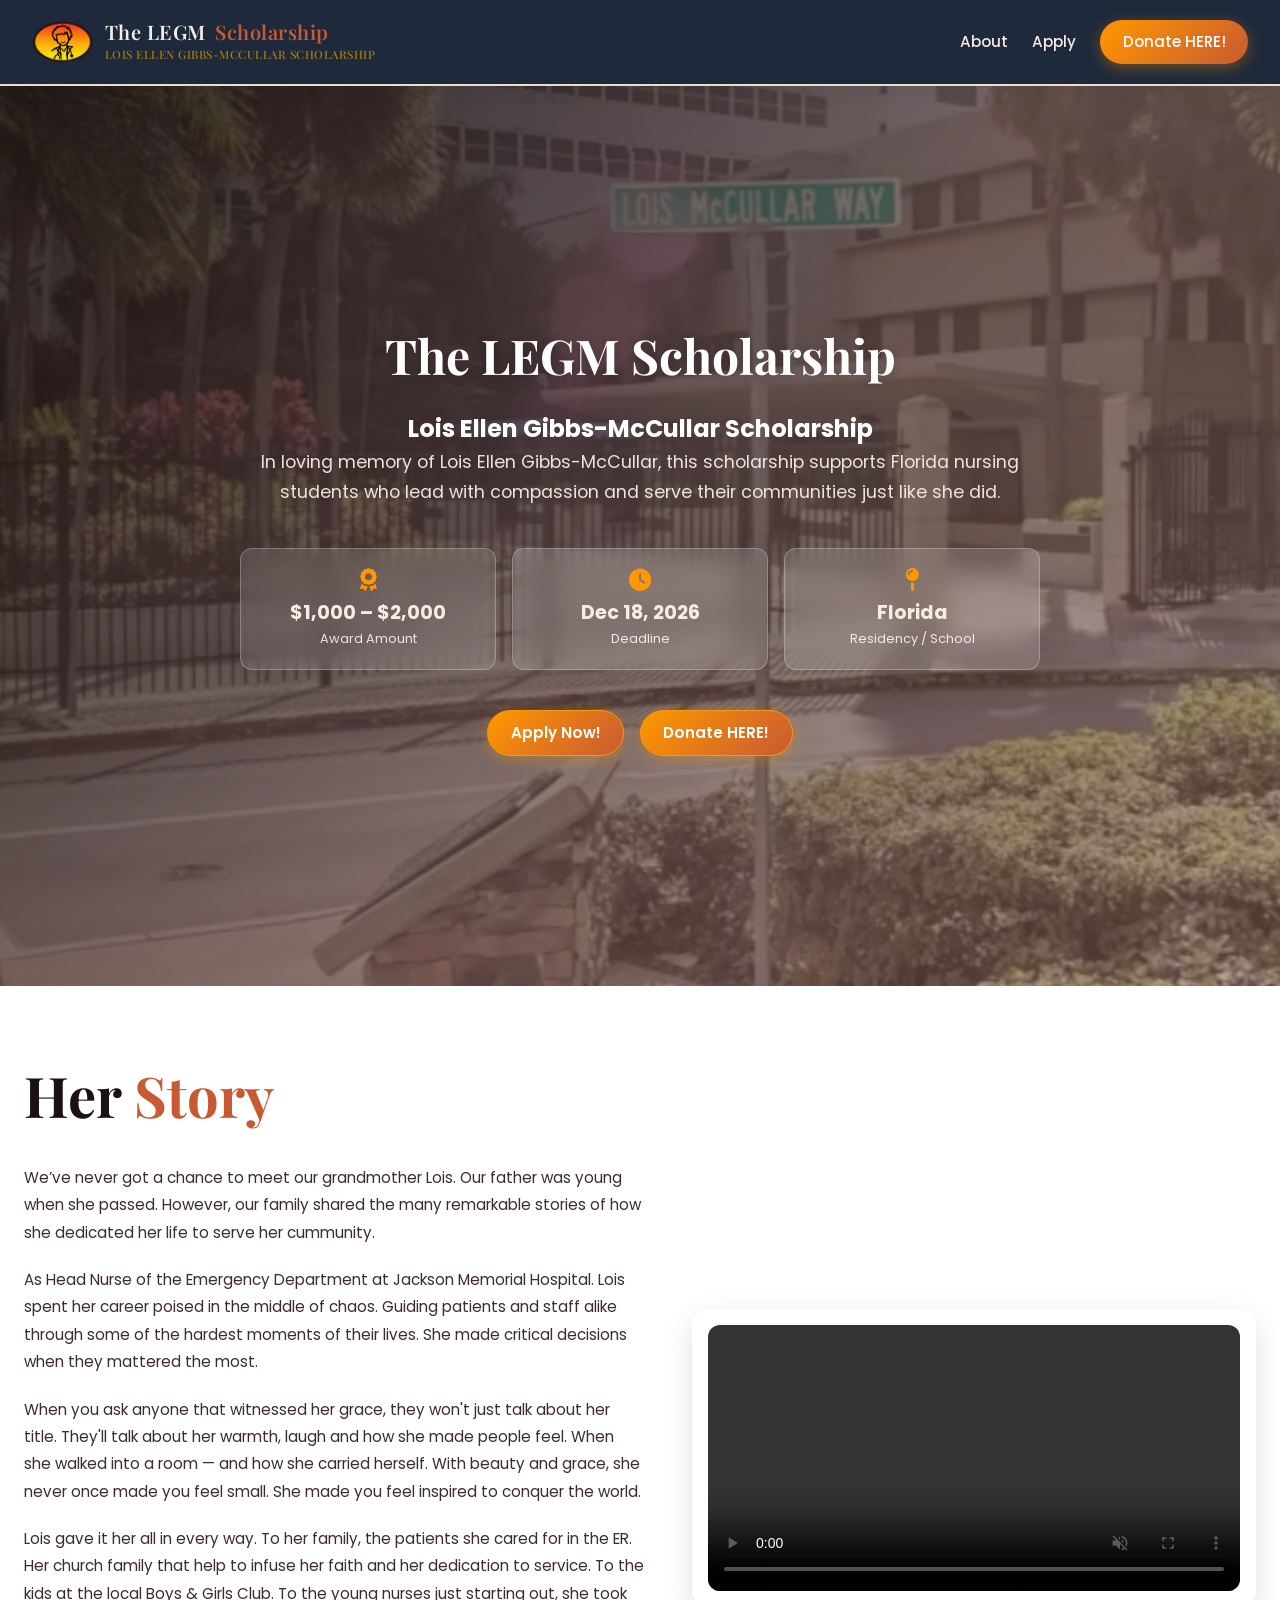
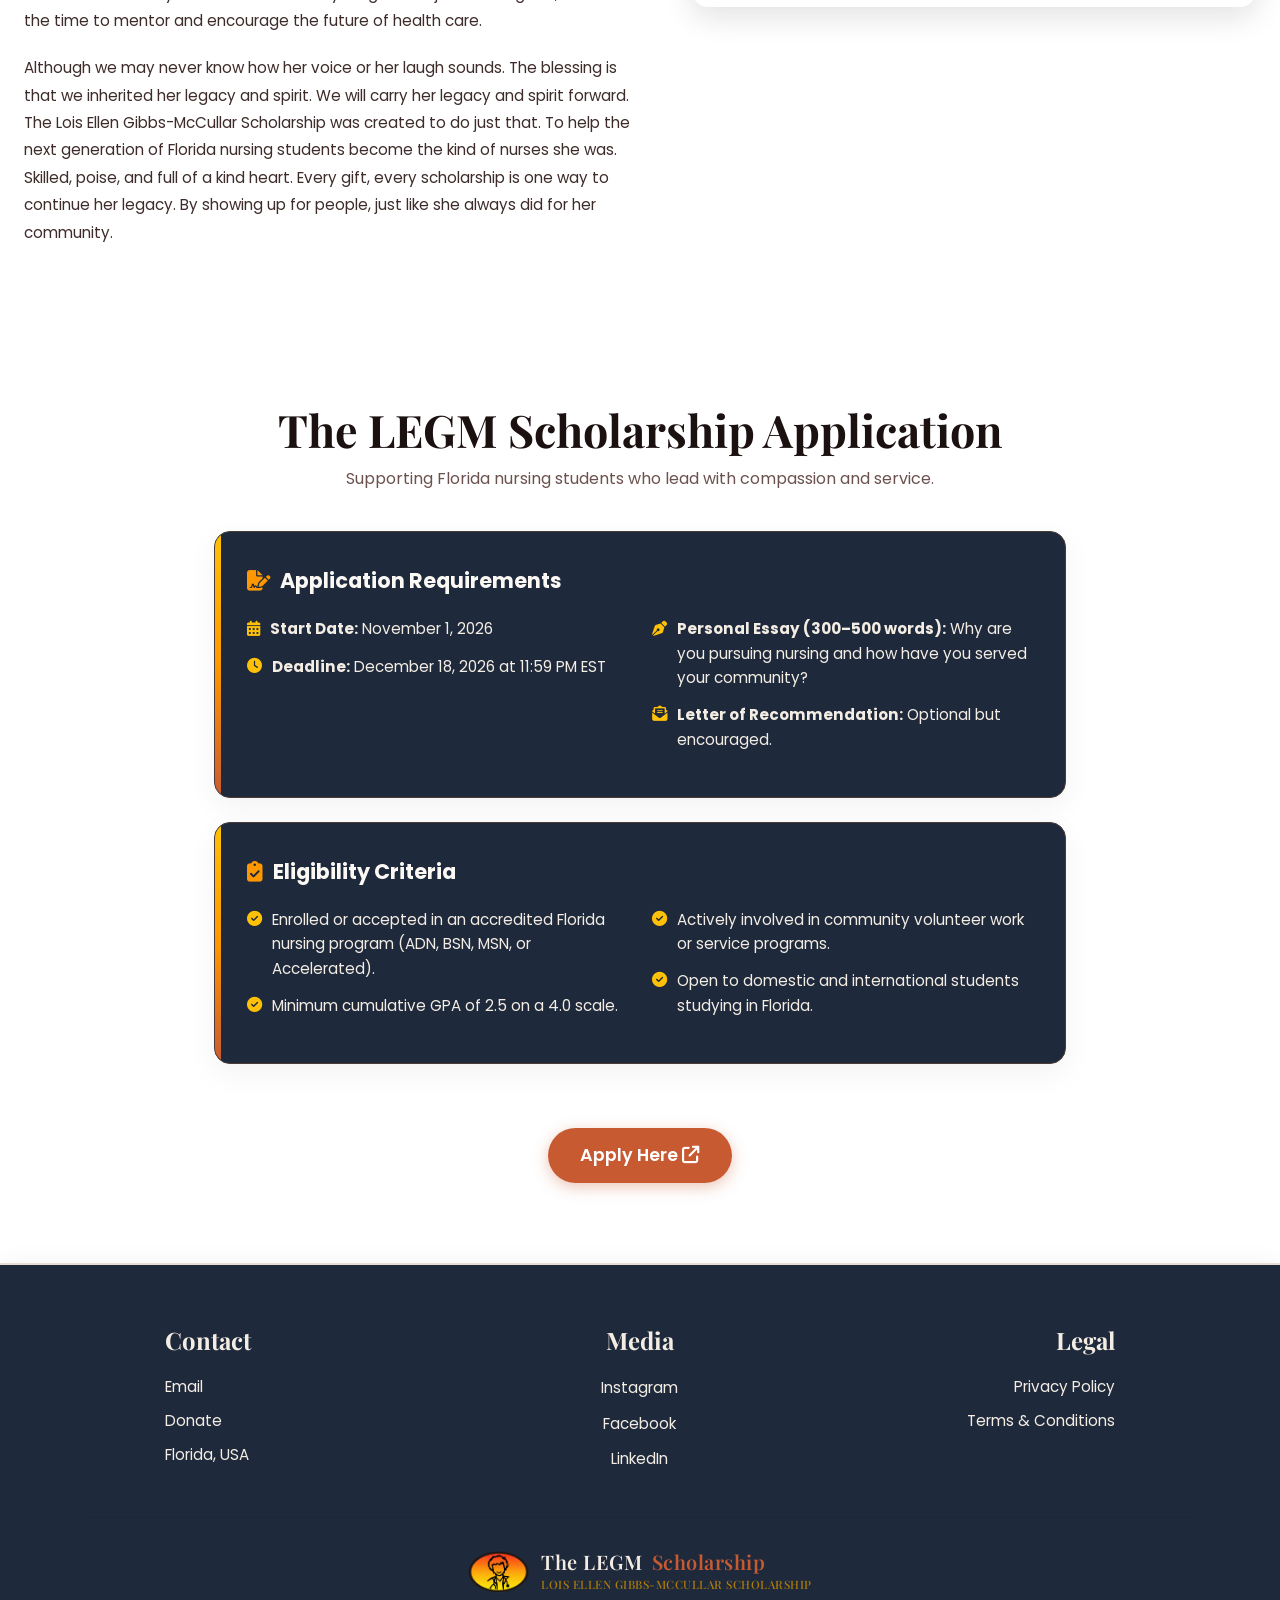
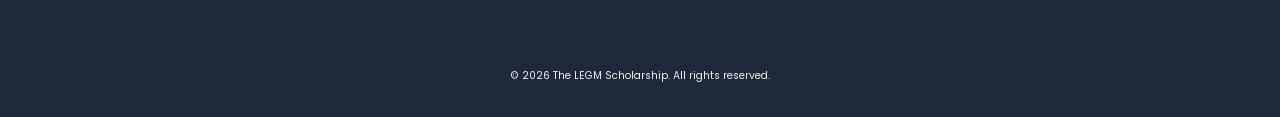
<file: index.html>
<!-- Title: Lois Ellen Gibbs-McCullar Scholarship
     File: index.html
     Date: October 27, 2026 -->

<!DOCTYPE html>
<html lang="en">
<head>
    <meta charset="UTF-8">
    <title>The Lois Scholarship | Home</title>
    <meta name="viewport" content="width=device-width, initial-scale=1.0">
    <link rel="icon" type="image/png" href="images/logo.png">
    <link rel="stylesheet" href="https://cdnjs.cloudflare.com/ajax/libs/font-awesome/6.4.0/css/all.min.css">
    <link rel="preconnect" href="https://fonts.googleapis.com">
    <link rel="preconnect" href="https://fonts.gstatic.com" crossorigin>
    <link href="https://fonts.googleapis.com/css2?family=Playfair+Display:ital,wght@0,600;1,400&family=Poppins:wght@300;400;500;600;700&display=swap" rel="stylesheet">
    <link rel="stylesheet" href="styles.css">
</head>
<body>
    <div class="main">
        <!-- Sticky Navigation -->
        <nav class="navbar">
            <a href="index.html" class="logo-link">
                <img src="images/logo.png" alt="The Lois Scholarship Logo" class="nav-logo-img">
                <div class="logo">
                   <div class="logo-title">The LEGM <span>Scholarship</span></div>
                   <span class="logo-subtext">Lois Ellen Gibbs-McCullar Scholarship</span>
                </div>
            </a>
            <ul class="nav-links">
                <li><a href="#about">About</a></li>
                <li><a href="#apply">Apply</a></li>
                <li><a href="https://givebutter.com/loismemorialscholarship" class="btn donate-btn">Donate HERE!</a></li>
            </ul>
        </nav>

        <!-- SECTION 1: HERO -->
        <section id="home" class="hero snap-section">

            <img src="images/street.jpg" alt="LEGM sign" class="back-image"
                style="position: absolute; top:0; left:0; width: 100%; height: 100%; object-fit:cover; z-index:1;">

            <video autoplay muted playsinline class="back-video">
                <source src="images/students.mp4" type="video/mp4">
            </video>

            <div class="hero-overlay"></div>

            <div class="hero-content">
                <h1><strong>The LEGM Scholarship</strong></h1>
                <h2>Lois Ellen Gibbs-McCullar Scholarship</h2>
                <p class="mission-statement">
                    In loving memory of Lois Ellen Gibbs-McCullar, this scholarship supports 
                    Florida nursing students who lead with compassion and serve their communities just like she did.
                </p>
               
                <!-- Stats Grid -->
                <div class="stats-grid">
                    <div class="stat-card">
                        <i class="fa-solid fa-award stat-icon"></i>
                        <div class="stat-title">$1,000 – $2,000</div>
                        <div class="stat-subtitle">Award Amount</div>
                    </div>
                    <div class="stat-card">
                        <i class="fa-solid fa-clock stat-icon"></i>
                        <div class="stat-title">Dec 18, 2026</div>
                        <div class="stat-subtitle">Deadline</div>
                    </div>
                    <div class="stat-card">
                        <i class="fa-solid fa-map-pin stat-icon"></i>
                        <div class="stat-title">Florida</div>
                        <div class="stat-subtitle">Residency / School</div>
                    </div>
                </div>

                <div class="hero-btns">
                    <a href="#apply" class="btn primary-btn">Apply Now!</a>
                    <a href="https://givebutter.com/loismemorialscholarship" class="btn secondary-btn">Donate HERE!</a>
                </div>
            </div>
        </section>

        <!-- SECTION 2: ABOUT -->
        <section id="about" class="about-container snap-section">
            <div class="about-grid">
                <!-- Left Narrative Column -->
                <div class="about-content">
                    <h2>Her <span>Story</span></h2>
                    <p class="story-paragraph">
                        We’ve never got a chance to meet our grandmother Lois. Our father was young when she passed. However, our family shared the many remarkable stories of how she dedicated her life to serve her cummunity.
                    </p>
                    <p class="story-paragraph">
                        As Head Nurse of the Emergency Department at Jackson Memorial Hospital. Lois spent her career poised in the middle of chaos. Guiding patients and staff alike through some of the hardest moments of their lives. She made critical decisions when they mattered the most.

                    </p>
                    <p class="story-paragraph">
                        When you ask anyone  that witnessed her grace, they won't just talk about her title. They'll talk about her warmth, laugh and how she made people feel. When she walked into a room — and how she carried herself. With  beauty and grace, she never once made you feel small. She made you feel inspired to conquer the world.
                    </p>
                    <p class="story-paragraph">
                        Lois gave it her all in every way. To her family, the patients she cared for in the ER. Her church family that help to infuse her faith and her dedication to service. To the kids at the local Boys & Girls Club. To the young nurses just starting out, she took the time to mentor and encourage the future of health care.
                    </p>
                    <p class="story-paragraph">
                        Although we may never know how her voice or her laugh sounds. The blessing is that we inherited her legacy and spirit. We will carry her legacy and spirit forward. The Lois Ellen Gibbs-McCullar Scholarship was created to do just that. To help the next generation of Florida nursing students become the kind of nurses she was. Skilled, poise, and full of a kind heart. Every gift, every scholarship is one  way  to continue her legacy. By showing up for people, just like she always did for her community.
                    </p>
                </div>

                <!-- Right Photo/Slideshow Column -->
                <div class="about-media">
                    <div class="slideshow-box">
                        <video class="slideshow-video" autoplay muted loop playsinline controls preload="metadata" >
                            <source src="images/slideshow.mp4" type="video/mp4">
                        </video>
                    </div>
                </div>
            </div>
        </section>

        <!-- SECTION 3: APPLY -->
        <section id="apply" class="apply-container snap-section">
            <div class="page-header">
                <h1><strong>The LEGM Scholarship Application</strong></h1>
                <p>Supporting Florida nursing students who lead with compassion and service.</p>
            </div>

            <!-- Criteria Card 1: Requirements & Submissions -->
            <div class="info-card">
                <div class="card-accent"></div>
                <h2><i class="fa-solid fa-file-signature"></i> Application Requirements</h2>
                <div class="criteria-grid">
                    <ul>
                        <li>
                            <i class="fa-solid fa-calendar-days check-icon"></i>
                            <span><strong>Start Date:</strong> November 1, 2026</span>
                        </li>
                        <li>
                            <i class="fa-solid fa-clock check-icon"></i>
                            <span><strong>Deadline:</strong> December 18, 2026 at 11:59 PM EST</span>
                        </li>
                    </ul>
                    <ul>
                        <li>
                            <i class="fa-solid fa-pen-nib check-icon"></i>
                            <span><strong>Personal Essay (300–500 words):</strong> Why are you pursuing nursing and how have you served your community?</span>
                        </li>
                        <li>
                            <i class="fa-solid fa-envelope-open-text check-icon"></i>
                            <span><strong>Letter of Recommendation:</strong> Optional but encouraged.</span>
                        </li>
                    </ul>
                </div>
            </div>

            <!-- Criteria Card 2: Overview & Dates -->
            <div class="info-card">
                <div class="card-accent"></div>
                <h2><i class="fa-solid fa-clipboard-check"></i> Eligibility Criteria</h2>
                <div class="criteria-grid">
                    <ul>
                        <li>
                            <i class="fa-solid fa-circle-check check-icon"></i>
                            <span>Enrolled or accepted in an accredited Florida nursing program (ADN, BSN, MSN, or Accelerated).</span>
                        </li>
                        <li>
                            <i class="fa-solid fa-circle-check check-icon"></i>
                            <span>Minimum cumulative GPA of 2.5 on a 4.0 scale.</span>
                        </li>
                    </ul>
                    <ul>
                        <li>
                            <i class="fa-solid fa-circle-check check-icon"></i>
                            <span>Actively involved in community volunteer work or service programs.</span>
                        </li>
                        <li>
                            <i class="fa-solid fa-circle-check check-icon"></i>
                            <span>Open to domestic and international students studying in Florida.</span>
                        </li>
                    </ul>
                </div>
            </div>

            <!-- Apply Button linking to Google Form -->
            <div class="cta-center">
                <a href="https://docs.google.com/forms/d/e/1FAIpQLScjg8ZA2EjLkrq7phzLdWH004z3dIGxTHltEd-96Vn07pRfsg/viewform?usp=header" class="btn apply-now-btn" target="_blank" rel="noopener noreferrer">
                    Apply Here <i class="fa-solid fa-arrow-up-right-from-square"></i>
                </a>
            </div>
        </section>
    </div>

    <!-- Footer -->
    <footer class="footer-content">
        <div class="footer-container">
          
            <div class="footer-top">
                <div class="footer-col left-col">
                    <h3>Contact</h3>
                    <p><a href="mailto:loismccullarscholarship@gmail.com">Email</a></p>
                    <p><a href="https://givebutter.com/loismemorialscholarship" target="_blank" rel="noopener noreferrer">Donate</a></p>
                    <p>Florida, USA</p>
                </div>

                <div class="footer-col center-col">
                    <h3>Media</h3>
                    <ul class="footer-links">
                        <li><a href="https://www.instagram.com/lois.scholarship?srtk=MXRueG9rZ3RuMHZvbg==" target="_blank" rel="noopener noreferrer">Instagram</a></li>
                        <li><a href="https://www.facebook.com/loisscholarship/" target="_blank" rel="noopener noreferrer">Facebook</a></li>
                        <li><a href="https://www.linkedin.com/company/lois-ellen-gibbs-mccullar-scholarship/?viewAsMember=true" target="_blank" rel="noopener noreferrer">LinkedIn</a></li>
                    </ul>
                </div>
                
                <div class="footer-col right-col">
                    <h3>Legal</h3>
                    <p><a href="privacy.html">Privacy Policy</a></p>
                    <p><a href="terms.html">Terms & Conditions</a></p>
                </div>
            </div>

            <div class="footer-bottom">
                <a href="#home" class="logo-link">
                    <img src="images/logo.png" alt="The Lois Scholarship Logo" class="nav-logo-img">
                    <div class="logo">
                        <div class="logo-title">The LEGM <span>Scholarship</span></div>
                   <span class="logo-subtext">Lois Ellen Gibbs-McCullar Scholarship</span>
               
                    </div>
                </a>
                <p class="copyright">&copy; 2026 The LEGM Scholarship. All rights reserved.</p>
            </div>
        </div>
    </footer>
    <script src="header.js"></script>
    <script src="hero-intro.js"></script>
</body>
</html>
</file>
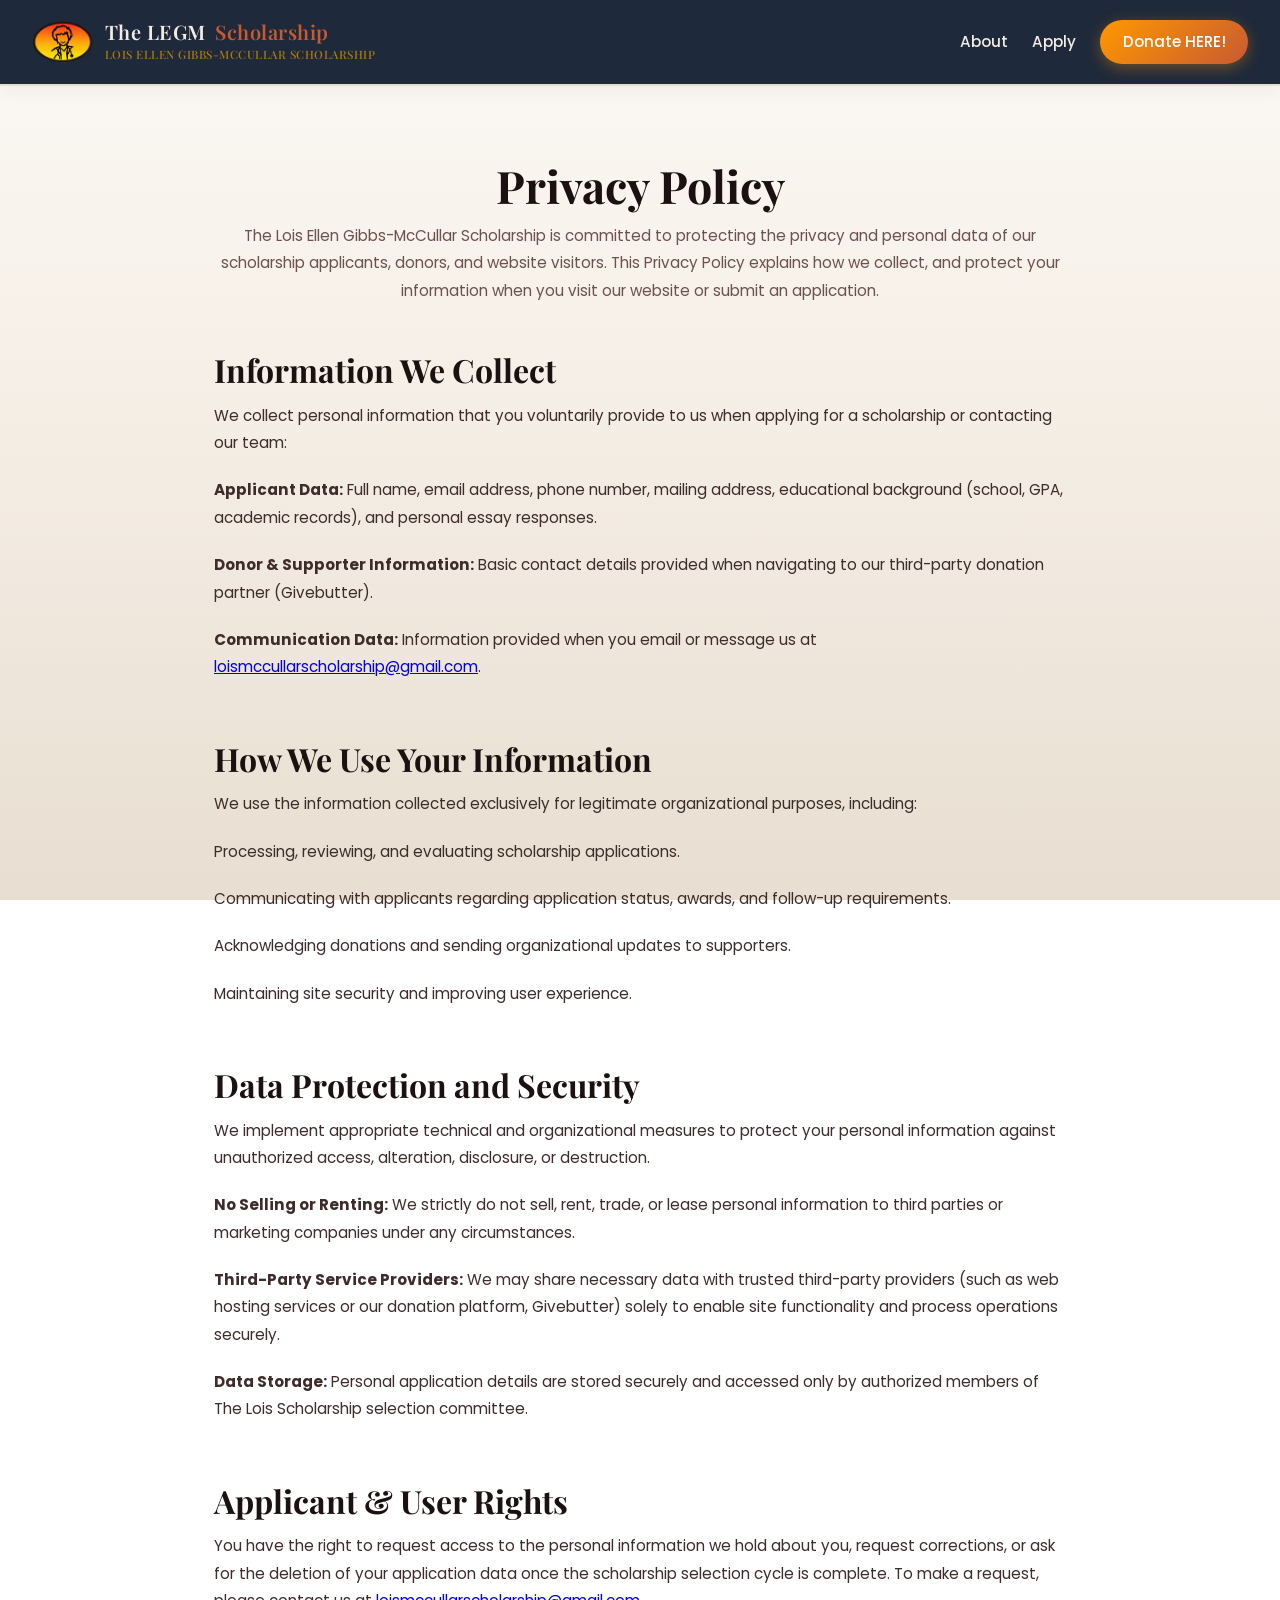
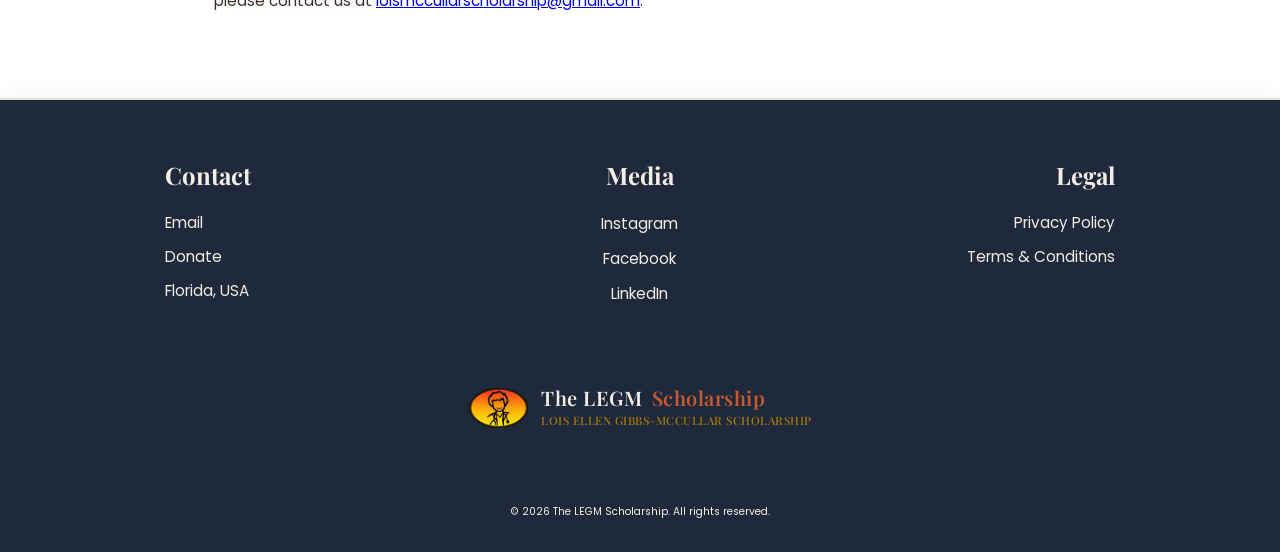
<file: privacy.html>
<!-- Title: Lois Ellen Gibbs-McCullar Scholarship
     File: privacy.html
     Date: October 27, 2026 -->


<!DOCTYPE html>
<html lang="en">
<head>
    <meta charset="UTF-8">
    <title>The Lois Scholarship | Privacy</title>
    <meta name="viewport" content="width=device-width, initial-scale=1.0">
    <link rel="icon" type="image/png" href="images/logo.png">
    <link rel="stylesheet" href="https://cdnjs.cloudflare.com/ajax/libs/font-awesome/6.4.0/css/all.min.css">
    <link rel="preconnect" href="https://fonts.googleapis.com">
    <link rel="preconnect" href="https://fonts.gstatic.com" crossorigin>
    <link href="https://fonts.googleapis.com/css2?family=Playfair+Display:ital,wght@0,600;1,400&family=Poppins:wght@300;400;500;600;700&display=swap" rel="stylesheet">
    <link rel="stylesheet" href="styles.css">
</head>
<body>
    <div class="main">
        <!-- Sticky Navigation -->
        <nav class="navbar">
            <a href="index.html" class="logo-link">
                <img src="images/logo.png" alt="The Lois Scholarship Logo" class="nav-logo-img">
                <div class="logo">
                   <div class="logo-title">The LEGM <span>Scholarship</span></div>
                   <span class="logo-subtext">Lois Ellen Gibbs-McCullar Scholarship</span>
                </div>
            </a>
            <ul class="nav-links">
                <li><a href="index.html#about">About</a></li>
                <li><a href="index.html#apply">Apply</a></li>
                <li><a href="https://givebutter.com/loismemorialscholarship" class="btn donate-btn">Donate HERE!</a></li>
            </ul>
        </nav>

         <main class="privacy">
            <div class="page-header">
                <h1><strong>Privacy Policy</strong></h1>
                <p class="privacy-paragraph">The Lois Ellen Gibbs-McCullar Scholarship is committed to protecting the privacy and personal data of our scholarship applicants, donors, and website visitors. This Privacy Policy explains how we collect, and protect your information when you visit our website or submit an application.</p>
            </div>

            <section class="privacy-content">
                <div class="privacy-grid">
                    
                    <div class="privacy-section">
                        <h3>Information We Collect</h3>
                        <p class="privacy-paragraph">We collect personal information that you voluntarily provide to us when applying for a scholarship or contacting our team:</p>
                        <p class="privacy-paragraph"><strong>Applicant Data:</strong> Full name, email address, phone number, mailing address, educational background (school, GPA, academic records), and personal essay responses.</p>
                        <p class="privacy-paragraph"><strong>Donor & Supporter Information:</strong> Basic contact details provided when navigating to our third-party donation partner (Givebutter).</p>
                        <p class="privacy-paragraph"><strong>Communication Data:</strong> Information provided when you email or message us at <a href="mailto:loismccullarscholarship@gmail.com">loismccullarscholarship@gmail.com</a>.</p>
                    </div>

                    <div class="privacy-section">
                        <h3>How We Use Your Information</h3>
                        <p class="privacy-paragraph">We use the information collected exclusively for legitimate organizational purposes, including:</p>
                        <p class="privacy-paragraph">Processing, reviewing, and evaluating scholarship applications.</p>
                        <p class="privacy-paragraph">Communicating with applicants regarding application status, awards, and follow-up requirements.</p>
                        <p class="privacy-paragraph">Acknowledging donations and sending organizational updates to supporters.</p>
                        <p class="privacy-paragraph">Maintaining site security and improving user experience.</p>
                    </div>
       
                    <div class="privacy-section">
                        <h3>Data Protection and Security</h3>
                        <p class="privacy-paragraph">We implement appropriate technical and organizational measures to protect your personal information against unauthorized access, alteration, disclosure, or destruction.</p>
                        <p class="privacy-paragraph"><strong>No Selling or Renting:</strong> We strictly do not sell, rent, trade, or lease personal information to third parties or marketing companies under any circumstances.</p>
                        <p class="privacy-paragraph"><strong>Third-Party Service Providers:</strong> We may share necessary data with trusted third-party providers (such as web hosting services or our donation platform, Givebutter) solely to enable site functionality and process operations securely.</p>
                        <p class="privacy-paragraph"><strong>Data Storage:</strong> Personal application details are stored securely and accessed only by authorized members of The Lois Scholarship selection committee.</p>
                    </div>
                    
                    <div class="privacy-section">
                        <h3>Applicant & User Rights</h3>
                        <p class="privacy-paragraph">You have the right to request access to the personal information we hold about you, request corrections, or ask for the deletion of your application data once the scholarship selection cycle is complete. To make a request, please contact us at <a href="mailto:loismccullarscholarship@gmail.com">loismccullarscholarship@gmail.com</a>.</p>
                    </div>

                </div>
            </section>
        </main>
        </div>

    <!-- Footer -->
    <footer class="footer-content">
        <div class="footer-container">
          
            <div class="footer-top">
                <div class="footer-col left-col">
                    <h3>Contact</h3>
                    <p><a href="mailto:loismccullarscholarship@gmail.com">Email</a></p>
                    <p><a href="https://givebutter.com/loismemorialscholarship" target="_blank" rel="noopener noreferrer">Donate</a></p>
                    <p>Florida, USA</p>
                </div>

                <div class="footer-col center-col">
                    <h3>Media</h3>
                    <ul class="footer-links">
                        <li><a href="https://www.instagram.com/lois.scholarship?srtk=MXRueG9rZ3RuMHZvbg==" target="_blank" rel="noopener noreferrer">Instagram</a></li>
                        <li><a href="https://www.facebook.com/loisscholarship/" target="_blank" rel="noopener noreferrer">Facebook</a></li>
                        <li><a href="https://www.linkedin.com/company/lois-ellen-gibbs-mccullar-scholarship/?viewAsMember=true" target="_blank" rel="noopener noreferrer">LinkedIn</a></li>
                    </ul>
                </div>
                
                <div class="footer-col right-col">
                    <h3>Legal</h3>
                    <p><a href="privacy.html">Privacy Policy</a></p>
                    <p><a href="terms.html">Terms & Conditions</a></p>
                </div>
            </div>

            <div class="footer-bottom">
                <a href="index.html#home" class="logo-link">
                    <img src="images/logo.png" alt="The Lois Scholarship Logo" class="nav-logo-img">
                    <div class="logo">
                        <div class="logo-title">The LEGM <span>Scholarship</span></div>
                   <span class="logo-subtext">Lois Ellen Gibbs-McCullar Scholarship</span>
               
                    </div>
                </a>
                <p class="copyright">&copy; 2026 The LEGM Scholarship. All rights reserved.</p>
            </div>
        </div>
    </footer>
    <script src="header.js"></script>
    <script src="hero-intro.js"></script>
</body>
</html>
</file>
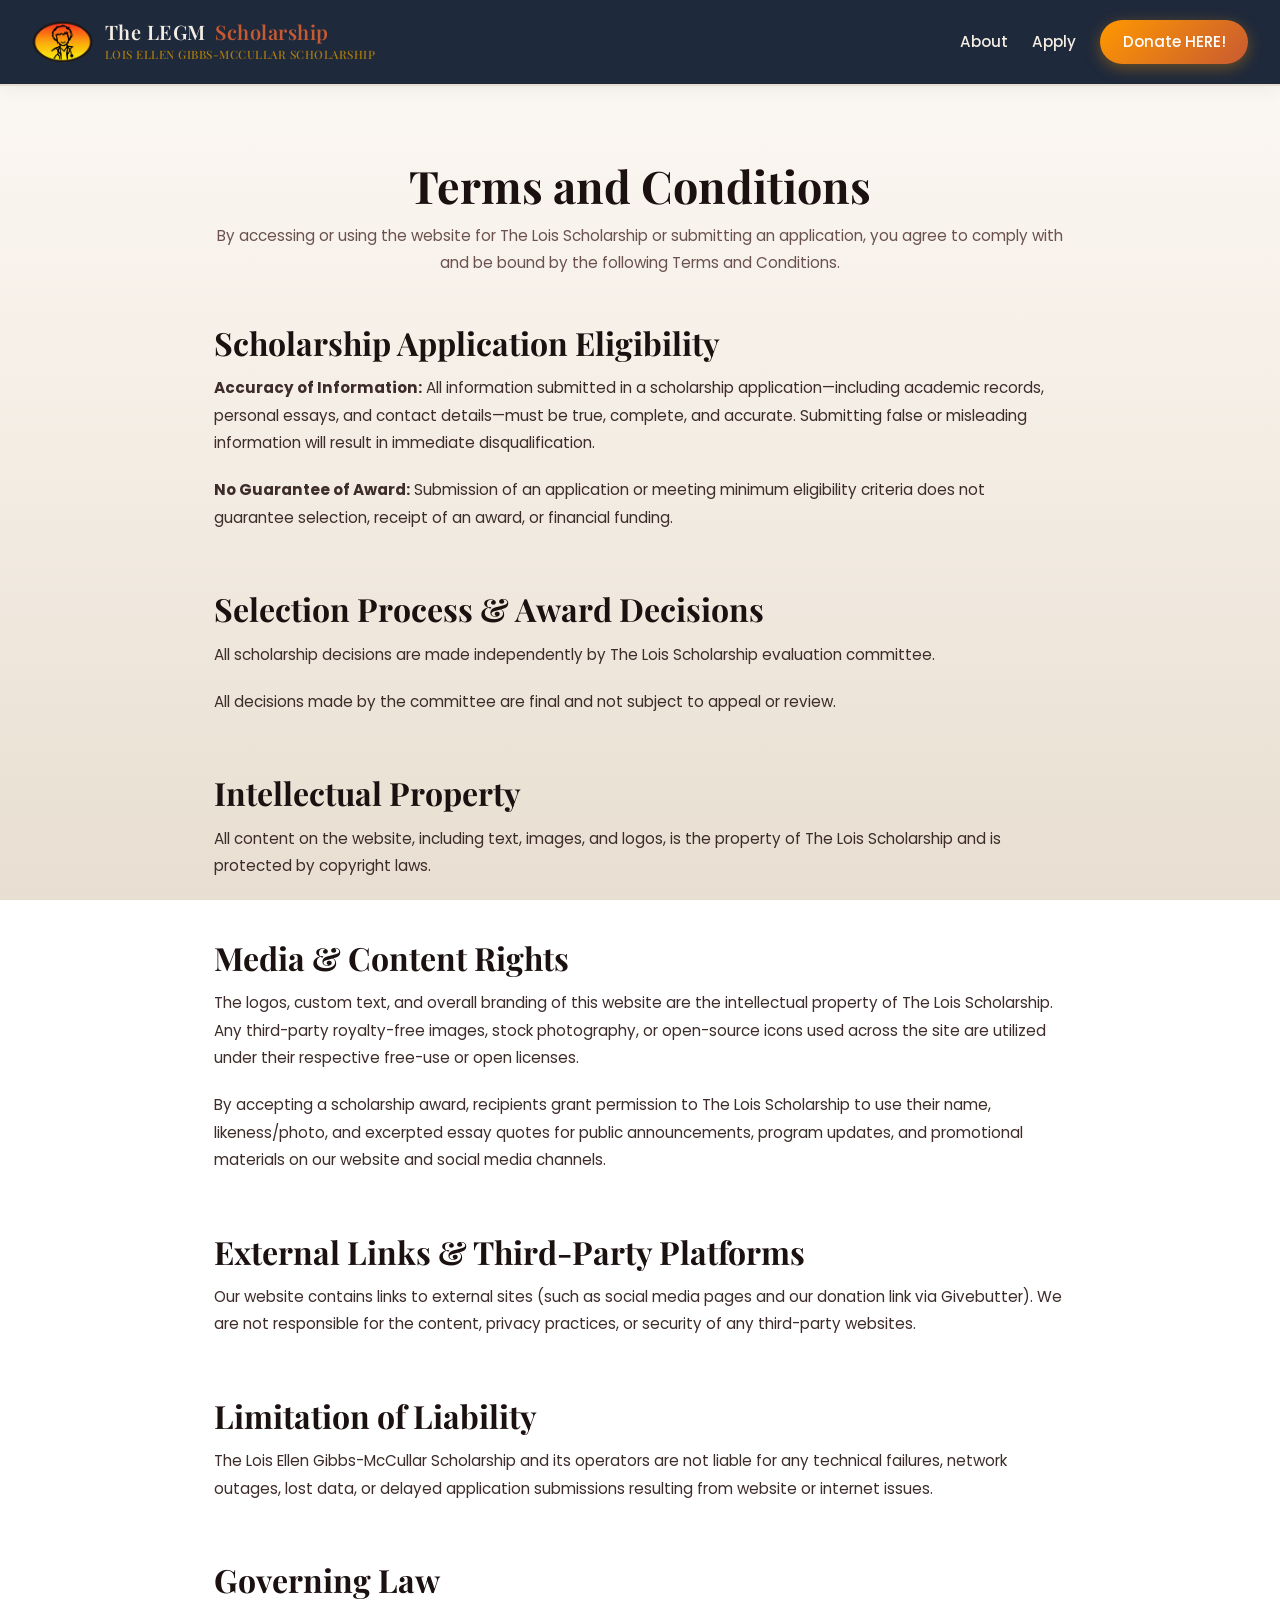
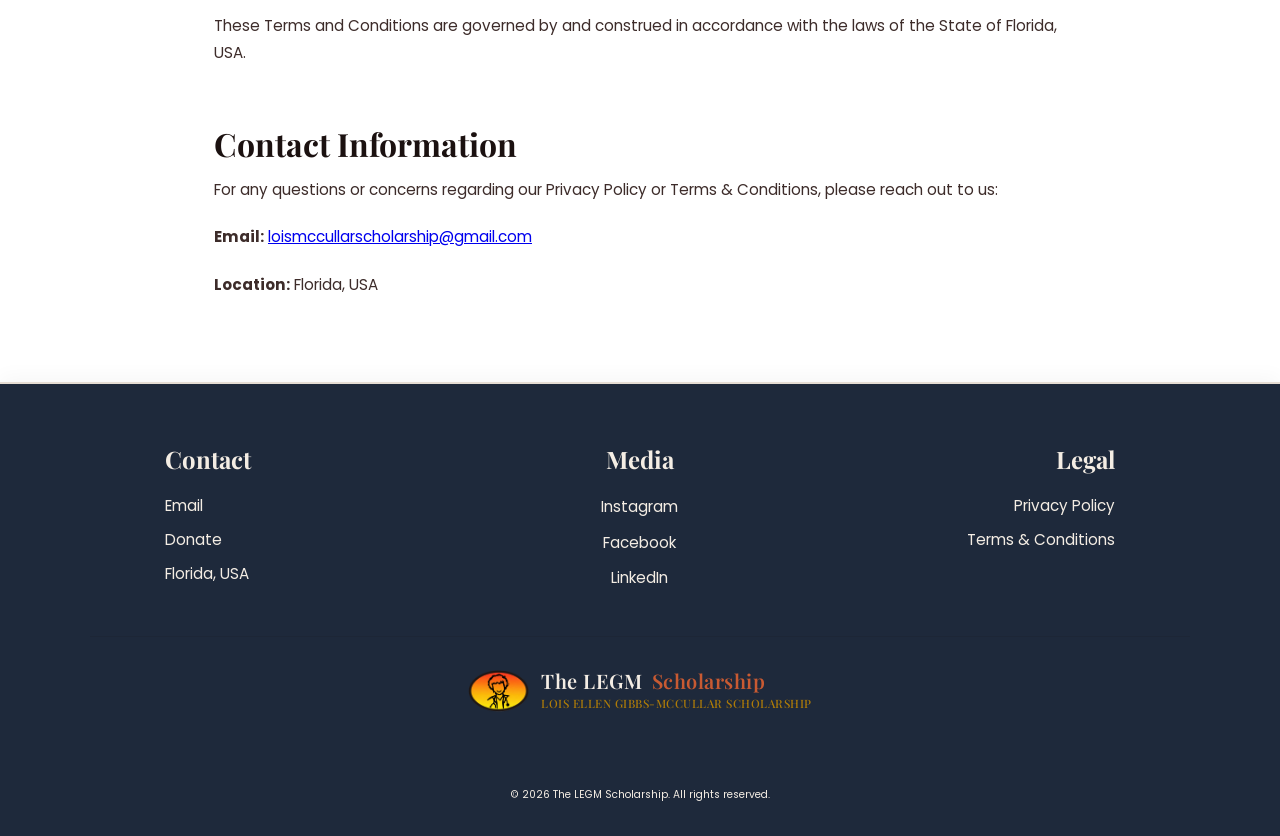
<file: terms.html>
<!-- Title: Lois Ellen Gibbs-McCullar Scholarship
     File: terms.html
     Date: October 27, 2026 -->


<!DOCTYPE html>
<html lang="en">
<head>
    <meta charset="UTF-8">
    <title>The Lois Scholarship | Terms</title>
    <meta name="viewport" content="width=device-width, initial-scale=1.0">
    <link rel="icon" type="image/png" href="images/logo.png">
    <link rel="stylesheet" href="https://cdnjs.cloudflare.com/ajax/libs/font-awesome/6.4.0/css/all.min.css">
    <link rel="preconnect" href="https://fonts.googleapis.com">
    <link rel="preconnect" href="https://fonts.gstatic.com" crossorigin>
    <link href="https://fonts.googleapis.com/css2?family=Playfair+Display:ital,wght@0,600;1,400&family=Poppins:wght@300;400;500;600;700&display=swap" rel="stylesheet">
    <link rel="stylesheet" href="styles.css">
</head>
<body>
    <div class="main">
        <!-- Sticky Navigation -->
        <nav class="navbar">
            <a href="index.html" class="logo-link">
                <img src="images/logo.png" alt="The Lois Scholarship Logo" class="nav-logo-img">
                <div class="logo">
                   <div class="logo-title">The LEGM <span>Scholarship</span></div>
                   <span class="logo-subtext">Lois Ellen Gibbs-McCullar Scholarship</span>
                </div>
            </a>
            <ul class="nav-links">
                <li><a href="index.html#about">About</a></li>
                <li><a href="index.html#apply">Apply</a></li>
                <li><a href="https://givebutter.com/loismemorialscholarship" class="btn donate-btn">Donate HERE!</a></li>
            </ul>
        </nav>

               <main class="terms">
            <div class="page-header">
                <h1>Terms and Conditions</h1>
                <p class="terms-paragraph">By accessing or using the website for The Lois Scholarship or submitting an application, you agree to comply with and be bound by the following Terms and Conditions.</p>
            </div>

            <section class="terms-content">
                <div class="terms-grid">

                    <div class="terms-section">
                        <h3>Scholarship Application Eligibility</h3>
                        <p class="terms-paragraph"><strong>Accuracy of Information:</strong> All information submitted in a scholarship application—including academic records, personal essays, and contact details—must be true, complete, and accurate. Submitting false or misleading information will result in immediate disqualification.</p>
                        <p class="terms-paragraph"><strong>No Guarantee of Award:</strong> Submission of an application or meeting minimum eligibility criteria does not guarantee selection, receipt of an award, or financial funding.</p>
                    </div>

                    <div class="terms-section">
                        <h3>Selection Process &amp; Award Decisions</h3>
                        <p class="terms-paragraph">All scholarship decisions are made independently by The Lois Scholarship evaluation committee.</p>
                        <p class="terms-paragraph">All decisions made by the committee are final and not subject to appeal or review.</p>
                    </div>

                    <div class="terms-section">
                        <h3>Intellectual Property</h3>
                        <p class="terms-paragraph">All content on the website, including text, images, and logos, is the property of The Lois Scholarship and is protected by copyright laws.</p>
                    </div>

                    <div class="terms-section">
                        <h3>Media &amp; Content Rights</h3>
                        <p class="terms-paragraph">The logos, custom text, and overall branding of this website are the intellectual property of The Lois Scholarship. Any third-party royalty-free images, stock photography, or open-source icons used across the site are utilized under their respective free-use or open licenses.</p>
                        <p class="terms-paragraph">By accepting a scholarship award, recipients grant permission to The Lois Scholarship to use their name, likeness/photo, and excerpted essay quotes for public announcements, program updates, and promotional materials on our website and social media channels.</p>
                    </div>

                    <div class="terms-section">
                        <h3>External Links &amp; Third-Party Platforms</h3>
                        <p class="terms-paragraph">Our website contains links to external sites (such as social media pages and our donation link via Givebutter). We are not responsible for the content, privacy practices, or security of any third-party websites.</p>
                    </div>

                    <div class="terms-section">
                        <h3>Limitation of Liability</h3>
                        <p class="terms-paragraph">The Lois Ellen Gibbs-McCullar Scholarship and its operators are not liable for any technical failures, network outages, lost data, or delayed application submissions resulting from website or internet issues.</p>
                    </div>

                    <div class="terms-section">
                        <h3>Governing Law</h3>
                        <p class="terms-paragraph">These Terms and Conditions are governed by and construed in accordance with the laws of the State of Florida, USA.</p>
                    </div>

                    <div class="terms-section">
                        <h3>Contact Information</h3>
                        <p class="terms-paragraph">For any questions or concerns regarding our Privacy Policy or Terms &amp; Conditions, please reach out to us:</p>
                        <p class="terms-paragraph"><strong>Email:</strong> <a href="mailto:loismccullarscholarship@gmail.com">loismccullarscholarship@gmail.com</a></p>
                        <p class="terms-paragraph"><strong>Location:</strong> Florida, USA</p>
                    </div>

                </div>
            </section>
        </main>
    </div>
    
        <!-- Footer -->
  </div>

    <!-- Footer -->
    <footer class="footer-content">
        <div class="footer-container">
          
            <div class="footer-top">
                <div class="footer-col left-col">
                    <h3>Contact</h3>
                    <p><a href="mailto:loismccullarscholarship@gmail.com">Email</a></p>
                    <p><a href="https://givebutter.com/loismemorialscholarship" target="_blank" rel="noopener noreferrer">Donate</a></p>
                    <p>Florida, USA</p>
                </div>

                <div class="footer-col center-col">
                    <h3>Media</h3>
                    <ul class="footer-links">
                        <li><a href="https://www.instagram.com/lois.scholarship?srtk=MXRueG9rZ3RuMHZvbg==" target="_blank" rel="noopener noreferrer">Instagram</a></li>
                        <li><a href="https://www.facebook.com/loisscholarship/" target="_blank" rel="noopener noreferrer">Facebook</a></li>
                        <li><a href="https://www.linkedin.com/company/lois-ellen-gibbs-mccullar-scholarship/?viewAsMember=true" target="_blank" rel="noopener noreferrer">LinkedIn</a></li>
                    </ul>
                </div>
                
                <div class="footer-col right-col">
                    <h3>Legal</h3>
                    <p><a href="privacy.html">Privacy Policy</a></p>
                    <p><a href="terms.html">Terms & Conditions</a></p>
                </div>
            </div>

            <div class="footer-bottom">
                <a href="index.html#home" class="logo-link">
                    <img src="images/logo.png" alt="The Lois Scholarship Logo" class="nav-logo-img">
                    <div class="logo">
                        <div class="logo-title">The LEGM <span>Scholarship</span></div>
                   <span class="logo-subtext">Lois Ellen Gibbs-McCullar Scholarship</span>
               
                    </div>
                </a>
                <p class="copyright">&copy; 2026 The LEGM Scholarship. All rights reserved.</p>
            </div>
        
    </footer>
    <script src="header.js"></script>
    <script src="hero-intro.js"></script>
</body>
</html>
</file>
<file: styles.css>
/*  Title: Lois Ellen Gibbs-McCullar Scholarship
    File: styles.css
    Date: October 27, 2026 */

:root { 
  /* MASTER PALETTE (Warm Earth & Logo-Aligned: Espresso, Warm Amber, Terracotta, Cream) */
  --palette-espresso: #1B1110;          /* Deep Logo Border Color */
  --palette-dark-charcoal: #2D2322;    /* Secondary Dark / Card Backgrounds */
  --palette-warm-brown: #5A423E;       /* Rich Brown for Text/Headings */
  --palette-terracotta: #C85A32;       /* Deep Warm Accent / Primary Buttons */
  --palette-amber: #FF9800;            /* Vibrant Logo-Matching Amber/Orange */
  --palette-yellow-gold: #FFC107;      /* Logo Yellow / Highlights */
  --palette-cream: #FCF9F5;            /* Warm Cream Background */
  --palette-cream-soft: #F4EDE4;       /* Soft Light Beige */
  --palette-header-footer: #1E293B;     /* Warm Soft Cream for Header & Footer */
  --palette-header-footer-border: #334155;

  /* NAVIGATION BAR SPECIFICS (Warm Soft Cream Header with Logo-Coordinated Accents) */
  --nav-bg-start: var(--palette-header-footer);
  --nav-bg-end: var(--palette-header-footer);
  --nav-bottom-border: #E6DDD3;                  /* Soft framing border line */
  --nav-logo-text: var(--palette-espresso);     /* Logo text color */
  --nav-logo-accent: var(--palette-terracotta);   /* Logo highlighted word */
  --nav-link-color: var(--palette-cream-soft);    /* Default nav link color */
  --nav-link-hover: var(--palette-terracotta);    /* Hover state for nav links */

  /* HERO SECTION SPECIFICS*/
  --hero-overlay-start: rgba(27, 17, 16, 0.85);
  --hero-overlay-mid: rgba(90, 66, 62, 0.75);
  --hero-overlay-end: rgba(138, 98, 90, 0.55);
  --hero-heading-color: #FFFFFF;
  --hero-subtext-color: var(--palette-cream-soft);
  --hero-stat-card-bg: rgba(255, 255, 255, 0.12);
  --hero-stat-card-border: rgba(255, 255, 255, 0.25);
  --hero-stat-icon: var(--palette-amber);    /* Icons inside hero stat cards */
  --hero-stat-title: var(--palette-cream-soft);   /* Stat card titles (numbers) */
  
  /* BUTTON SPECIFICS */
  --btn-donate-bg-start: var(--palette-amber);
  --btn-donate-bg-end: var(--palette-terracotta);
  --btn-primary-bg-start: var(--palette-terracotta);
  --btn-primary-bg-end: var(--palette-terracotta);
  --btn-apply-bg-start: var(--palette-terracotta);
  --btn-apply-bg-end: var(--palette-terracotta);
  --btn-secondary-border: #FFFFFF;
  --btn-secondary-hover-bg: rgba(255, 255, 255, 0.15); /*DONATE HERE HERO SEC */

  /* ABOUT SECTION SPECIFICS*/
  --about-heading-main: var(--palette-espresso);   /* Main title ("Her Story") */
  --about-heading-span: var(--palette-terracotta);     /* Highlighted word ("Story") */
  --about-text-color: #3D2C2A;
  --slideshow-box-bg: transparent;
  --slideshow-border: var(--palette-amber);

  /* APPLY SECTION SPECIFICS */
  --apply-heading: var(--palette-espresso);
  --apply-subheading: #6B524E;
  --apply-card-bg: #1E293B;
  --apply-card-border: #4A3B38;
  --apply-card-title: var(--palette-cream);
  --apply-card-icon: var(--palette-amber);        /* Icons in card headers */
  --apply-check-icon: var(--palette-yellow-gold);       /* Checkmarks in criteria list */
  --card-accent-top: var(--palette-yellow-gold);      /* Vertical card accent bar gradient */
  --card-accent-mid: var(--palette-amber);
  --card-accent-bottom: var(--palette-terracotta);

  /* PRIVACY SECTION SPECIFICS */
  --privacy-text-color: #3D2C2A;
  --privacy-heading-color: var(--palette-espresso);

  /* FOOTER SPECIFICS (Warm Soft Cream Footer) */
  --footer-bg-start: var(--palette-header-footer);
  --footer-bg-end: var(--palette-header-footer);
  --footer-border-top: #E6DDD3;
  --footer-heading: var(--palette-cream-soft);    /* Footer H3 column headers */
  --footer-link-color: var(--palette-cream-soft);   /* Footer text & links */
  --footer-link-hover: var(--palette-terracotta);
  --footer-icon: var(--palette-terracotta);       /* Footer contact icons */
  --footer-divider: rgba(27, 17, 16, 0.1);
  --footer-copyright: var(--palette-cream-soft);

  /* GLOBAL / BASE SPECIFICS */
  --bg-body-gradient-top: var(--palette-cream);
  --bg-body-gradient-mid: var(--palette-cream-soft);
  --bg-body-gradient-bottom: #E8DED1;
  --font-main: 'Poppins', sans-serif;
  --font-serif: 'Playfair Display', Georgia, serif;
}

/*  Base Layout  */
* {
  box-sizing: border-box;
  margin: 0;
  padding: 0;
}

html {
  scroll-behavior: smooth;
  scroll-snap-type: y proximity;
}

body {
  font-family: var(--font-main);
  background: linear-gradient(180deg, var(--bg-body-gradient-top) 0%, var(--bg-body-gradient-mid) 50%, var(--bg-body-gradient-bottom) 100%);
  background-attachment: fixed;
  color: var(--about-text-color);
  line-height: 1.6;
}

.main {
  min-height: 100vh;
  display: flex;
  flex-direction: column;
}

.snap-section {
  scroll-snap-align: start;
  min-height: 100vh;
  display: flex;
  flex-direction: column;
  justify-content: center;
}

/* --- Navigation Bar --- */
.navbar {
  position: sticky;
  top: 0;
  z-index: 1000;
  display: flex;
  justify-content: space-between;
  align-items: center;
  padding: 1.25rem 2rem;
  background: var(--palette-header-footer);
  color: var(--nav-link-color);
  border-bottom: 2px solid var(--nav-bottom-border);
  box-shadow: 0 4px 20px rgba(27, 17, 16, 0.05);
}

.logo-link {
  display: flex;
  align-items: center;
  gap: 12px;
  text-decoration: none;
  text-align: left;
  color: var(--nav-logo-text);
}

.logo {
  font-family: var(--font-serif);
  font-size: 1.5rem;
  font-weight: 700;
  letter-spacing: 0.5px;
  display: flex;
  flex-direction: column;
  text-align: left !important;
  align-items: flex-start;
}

.logo span {
  color: #C68A00;
  display: block;
  flex-direction: column;
  text-align: left !important;
  align-items: flex-start;
}

.logo-title {
  font-family: var(--font-serif);
  font-size: 1.25rem;
  font-weight: 600;
  line-height: 1.2;
  white-space: nowrap;
  color: var(--palette-cream-soft);
}
.logo-title span {
  color: var(--nav-logo-accent);
  display: inline;
  margin-left: 4px;

}

.logo-subtext {
  font-size: 0.72rem;
  letter-spacing: 0.5px;
  text-transform: uppercase;
  font-weight: 500;
  white-space: nowrap;
  color: var(--palette-warm-brown);
  opacity: 0.85;
  margin-top: 2px;
}

.nav-logo-img {
  height: 42px;
  width: auto;
  object-fit: contain;
  display: block;
}

.nav-links {
  display: flex;
  align-items: center;
  list-style: none;
  gap: 1.5rem;
}

.nav-links a {
  color: var(--nav-link-color);
  text-decoration: none;
  font-size: 0.95rem;
  font-weight: 500;
  transition: color 0.2s ease;
}

.nav-links a:hover,
.nav-links a.active {
  color: var(--nav-link-hover);
}

/* --- Buttons --- */
.btn {
  display: inline-block;
  padding: 0.6rem 1.4rem;
  border-radius: 30px;
  text-decoration: none;
  font-weight: 600;
  font-size: 0.95rem;
  transition: all 0.25s ease;
  cursor: pointer;
  border: none;
}

.donate-btn {
  background: linear-gradient(135deg, var(--btn-donate-bg-start), var(--btn-donate-bg-end));
  color: #FFFFFF !important;
  box-shadow: 0 4px 15px rgba(255, 152, 0, 0.35);
}

.donate-btn:hover {
  opacity: 0.92;
  transform: translateY(-2px);
}

/* Apply Now (hero section) */
.primary-btn {
  background: linear-gradient(135deg, var(--btn-donate-bg-start), var(--btn-donate-bg-end));
  color: #FFFFFF !important;
  box-shadow: 0 4px 15px rgba(255, 152, 0, 0.35);
  border: var(--palette-amber) 1px solid;
}

.primary-btn:hover {
  transform: translateY(-2px);
  color: var(--palette-yellow-gold);
}

/* Donate Here (hero section) */
.secondary-btn {
  background: linear-gradient(135deg, var(--btn-donate-bg-start), var(--btn-donate-bg-end));
  color: #FFFFFF !important;
  box-shadow: 0 4px 15px rgba(255, 152, 0, 0.35);
  border: var(--palette-amber) 1px solid;
}

.secondary-btn:hover {
  transform: translateY(-2px);
  color: var(--palette-yellow-gold);
}

.apply-now-btn {
  background: linear-gradient(135deg, var(--btn-apply-bg-start), var(--btn-apply-bg-end));
  color: #FFFFFF !important;
  padding: 0.85rem 2rem;
  font-size: 1.1rem;
  box-shadow: 0 4px 15px rgba(200, 90, 50, 0.35);
}

.apply-now-btn:hover {
  opacity: 0.9;
  transform: translateY(-2px);
}

/* Hero Section */
.hero {
  position: relative;
  min-height: 100vh;
  display: flex;
  align-items: center;
  justify-content: center;
  padding: 2rem 1rem;
  text-align: center;
  color: var(--hero-heading-color);
  overflow: hidden;
}

.back-video {
  position: absolute;
  top: 0;
  left: 0;
  width: 100%;
  height: 100%;
  object-fit: cover;
  z-index: 1;
}

.hero-overlay {
  position: absolute;
  top: 0;
  left: 0;
  width: 100%;
  height: 100%;
  background: linear-gradient(135deg, var(--hero-overlay-start), var(--hero-overlay-mid), var(--hero-overlay-end));
  z-index: 2;
}

.hero-content {
  position: relative;
  z-index: 3;
  max-width: 800px;
  width: 100%;
  margin: 0 auto;
}

.hero-content h1 {
  font-family: var(--font-serif);
  font-size: 3rem;
  margin-bottom: 1rem;
  text-shadow: 0 2px 10px rgba(0, 0, 0, 0.2);
}

.mission-statement {
  font-size: 1.1rem;
  opacity: 0.95;
  margin-bottom: 2.5rem;
  line-height: 1.7;
  color: var(--hero-subtext-color);
}

.stats-grid {
  display: grid;
  grid-template-columns: repeat(auto-fit, minmax(200px, 1fr));
  gap: 1rem;
  margin-bottom: 2.5rem;
}

.stat-card {
  background: var(--hero-stat-card-bg);
  backdrop-filter: blur(12px);
  border: 1px solid var(--hero-stat-card-border);
  padding: 1.25rem;
  border-radius: 12px;
  box-shadow: 0 8px 32px rgba(0, 0, 0, 0.1);
}

.stat-icon {
  font-size: 1.4rem;
  color: var(--hero-stat-icon);
  margin-bottom: 0.4rem;
}

.stat-title {
  font-size: 1.2rem;
  font-weight: 700;
  color: var(--hero-stat-title);
}

.stat-subtitle {
  font-size: 0.8rem;
  opacity: 0.85;
}

.hero-btns {
  display: flex;
  gap: 1rem;
  justify-content: center;
}

/*  About Section  */
.about-container {
  max-width: 1280px;
  margin: 0 auto;
  padding: 4rem 1.5rem;
}

.about-grid {
  display: grid;
  grid-template-columns: 1.1fr 1fr;
  gap: 3rem;
  align-items: center;
}

.about-content h2 {
  font-family: var(--font-serif);
  font-size: 3.5rem;
  color: var(--about-heading-main);
  margin-bottom: 1.5rem;
}

.about-content h2 span {
  color: var(--about-heading-span);
}

.story-paragraph {
  margin-bottom: 1.25rem;
  color: var(--about-text-color);
  line-height: 1.8;
  font-size: 0.95rem;
}

.slideshow-box {
  background: var(--slideshow-box-bg);
  border: none;
  border-radius: 16px;
  padding: 1rem;
  text-align: center;
  color: var(--slideshow-icon);
  box-shadow: 0 10px 30px rgba(27, 17, 16, 0.12);
}

.slideshow-video {
  display: block;
  width: 100%;
  height: auto;
  border-radius: 12px;
}

/*  Apply Section  */
.apply-container {
  max-width: 900px;
  margin: 0 auto;
  padding: 4rem 1.5rem;
}

.page-header {
  text-align: center;
  margin-bottom: 2.5rem;
}

.page-header h1 {
  font-family: var(--font-serif);
  font-size: 2.8rem;
  color: var(--apply-heading);
}

.page-header p {
  color: var(--apply-subheading);
}

.info-card {
  background: var(--apply-card-bg);
  border-radius: 16px;
  padding: 2rem;
  margin-bottom: 1.5rem;
  box-shadow: 0 10px 30px rgba(27, 17, 16, 0.05);
  position: relative;
  overflow: hidden;
  border: 1px solid var(--apply-card-border);
}

.card-accent {
  position: absolute;
  top: 0;
  left: 0;
  width: 6px;
  height: 100%;
  background: linear-gradient(to bottom, var(--card-accent-top), var(--card-accent-mid), var(--card-accent-bottom));
}

.info-card p, .criteria-grid li {
  color: var(--palette-cream-soft);
}

.info-card h2 {
  font-size: 1.3rem;
  color: var(--palette-cream);
  margin-bottom: 1.25rem;
  display: flex;
  align-items: center;
  gap: 0.6rem;
}

.info-card h2 i {
  color: var(--apply-card-icon);
}

.criteria-grid {
  display: grid;
  grid-template-columns: repeat(auto-fit, minmax(280px, 1fr));
  gap: 1.5rem;
}

.criteria-grid ul {
  list-style: none;
}

.criteria-grid li {
  display: flex;
  align-items: flex-start;
  gap: 0.6rem;
  margin-bottom: 0.8rem;
  font-size: 0.95rem;
}

.check-icon {
  color: var(--apply-check-icon);
  margin-top: 0.2rem;
}

.cta-center {
  text-align: center;
  margin: 2.5rem 0 1rem;
}


.page-header {
  margin-bottom: 2.5rem; 
  text-align: center;
}

/* Privacy Section  */
.privacy {
  padding: 4rem 1.5rem;
  max-width: 900px;
  margin: 0 auto;
}

.privacy-content {
  max-width: 900px;
  margin: 0 auto;
  padding: 0; 
}

.privacy-grid {
  display: grid;
  grid-template-columns: 1fr;
  gap: 2rem;
}

.privacy-content h3 {
  font-family: var(--font-serif);
  font-size: 2rem;
  color: var(--privacy-heading-color);
  margin-bottom: 0.4rem;
}

.privacy-paragraph {
  margin-bottom: 1.25rem;
  color: var(--privacy-text-color);
  line-height: 1.8;
  font-size: 0.95rem;
}

/* Terms & Conditions Section */
.terms {
  padding: 4rem 1.5rem;
  max-width: 900px;
  margin: 0 auto;
}

.terms-content {
  max-width: 900px;
  margin: 0 auto;
  padding: 0; 
}

.terms-grid {
  display: grid;
  grid-template-columns: 1fr;
  gap: 2rem;
}

.terms-content h3 {
  font-family: var(--font-serif);
  font-size: 2rem;
  color: var(--privacy-heading-color);
  margin-bottom: 0.4rem;
}

.terms-paragraph {
  margin-bottom: 1.25rem;
  color: var(--privacy-text-color);
  line-height: 1.8;
  font-size: 0.95rem;
}

/*  Footer Section  */
.footer-content {
  background: var(--palette-header-footer); 
  color: var(--footer-link-color);
  padding: 3.5rem 2rem 2rem;
  border-top: 2px solid var(--footer-border-top);
  box-shadow: 0 -4px 20px rgba(27, 17, 16, 0.04);
}
.footer-container {
  max-width: 1100px;
  margin: 0 auto;
  display: flex;
  flex-direction: column;
  align-items: center;
  gap: 2.5rem;
}

.footer-top {
  display: flex;
  justify-content: space-between;
  align-items: flex-start;
  width: 100%;
  max-width: 950px;
  gap: 2rem;
}

.footer-col {
  flex: 1;
}

.footer-col.left-col {
  text-align: left;
}

.footer-col.center-col {
  text-align: center;
}

.footer-col.right-col {
  text-align: right;
}

.footer-col h3 {
  font-family: var(--font-serif);
  color: var(--footer-heading);
  font-size: 1.5rem;
  margin-bottom: 1rem;
}

/* Links & Text Formatting */
.footer-col p {
  font-size: 0.95rem;
  margin-bottom: 0.6rem;
  color: var(--footer-link-color);
}

.footer-col p a {
  color: var(--footer-link-color);
  text-decoration: none;
  transition: color 0.2s ease;
}

.footer-col p a:hover {
  color: var(--footer-link-hover);
}

.footer-col p i {
  color: var(--footer-icon);
  margin-right: 0.4rem;
}

/* Media Text Links List */
.footer-links {
  list-style: none;
  padding: 0;
  margin: 0;
  display: flex;
  flex-direction: column;
  gap: 0.6rem;
}

.footer-links a {
  color: var(--footer-link-color);
  text-decoration: none;
  font-size: 0.95rem;
  transition: color 0.2s ease;
}

.footer-links a:hover {
  color: var(--footer-link-hover);
}

/* Bottom Copyright & Branding */
.footer-bottom {
  text-align: center;
  display: flex;
  flex-direction: column;
  align-items: center;
  gap: 0.6rem;
  padding-top: 2rem;
  border-top: 1px solid var(--footer-divider);
  width: 100%;
}

.footer img {
  height: 40px;
  width: auto;
  object-fit: contain;
  margin-bottom: 0.4rem;
}

.copyright {
  font-size: 0.65rem;
  color: var(--footer-copyright);
  padding-top: 4rem;
}

/* Hide-on-scroll header (works with header.js)  */
.navbar {
  transition: transform 0.3s ease;
}

.navbar.nav-hidden {
  transform: translateY(-100%);
  box-shadow: none; /* otherwise the shadow peeks out at the top edge */
}

/* Section jumps (#about, #apply, #home) land below the header, not under it */
html {
  scroll-padding-top: var(--nav-height, 86px);
}

@media (prefers-reduced-motion: reduce) {
  .navbar { transition: none; }
}

/* 
   RESPONSIVE: tablets & phones
   Replaces the old "Mobile Responsive Adjustments" and
   "MEDIA QUERIES" blocks. Keep at the very bottom of the file.
   Ordered from largest screen to smallest so smaller screens win.
   */

/* Phones: use the visible height, not the height behind the address bar */
.snap-section,
.hero {
  min-height: 100vh;   /* fallback for older browsers */
  min-height: 100svh;
}

/* The photo can never overflow its box */
.slideshow-box img {
  max-width: 100%;
  height: auto;
}

/*  Tablets (up to 1024px)  */
@media (max-width: 1024px) {
  html { scroll-snap-type: none; } /* snapping fights with tall sections on touch screens */
}

/*  Tablet portrait (up to 900px)  */
@media (max-width: 900px) {
  .about-grid { grid-template-columns: 1fr; gap: 2rem; }
  .about-content h2 { font-size: 2.75rem; }
  .about-media { width: 100%; max-width: 440px; margin: 0 auto; }
}

/* Large phones / small tablets (up to 768px)  */
@media (max-width: 768px) {
  .navbar { padding: 1rem 1.25rem; }
  .navbar .logo-subtext { display: none; } 
  .nav-links { gap: 1rem; }

  .hero-content h1 { font-size: 2.4rem; }
  .mission-statement { font-size: 1rem; }
  .hero-btns { flex-direction: column; align-items: center; }
  .page-header h1 { font-size: 2.2rem; }

  .about-container,
  .apply-container,
  .privacy,
  .terms { padding: 3rem 1.25rem; }

  .footer-content { padding: 2.5rem 1.25rem 1.5rem; }
  .footer-top { flex-direction: column; align-items: center; gap: 2rem; }
  .footer-col.left-col,
  .footer-col.center-col,
  .footer-col.right-col { text-align: center; }
  .copyright { padding-top: 1.5rem; }
}

/*  Phones (up to 640px) */
@media (max-width: 640px) {
  /* Header: logo on top, links underneath */
  .navbar {
    flex-direction: column;
    gap: 0.6rem;
    padding: 0.75rem 1rem;
  }
  .logo-title { font-size: 1.1rem; }
  .nav-links { gap: 1.25rem; justify-content: center; }
  .nav-links a { font-size: 0.9rem; padding: 0.35rem 0.25rem; } /* bigger tap area */
  .nav-links .donate-btn { padding: 0.45rem 1.1rem; }

  /* Hero */
  .hero { padding: 1.5rem 1rem; }
  .hero-content h1 { font-size: 2rem; }
  .hero-content h2 { font-size: 1.1rem; margin-bottom: 1rem; }
  .mission-statement { font-size: 0.95rem; margin-bottom: 1.5rem; }
  .stats-grid { grid-template-columns: 1fr; gap: 0.6rem; margin-bottom: 1.5rem; }
  .stat-card { padding: 0.8rem 1rem; }
  .stat-title { font-size: 1.05rem; }
  .hero-btns .btn { width: 100%; max-width: 280px; text-align: center; }

  /* About / Apply */
  .about-content h2 { font-size: 2.2rem; }
  .page-header h1 { font-size: 1.9rem; }
  .info-card { padding: 1.25rem; }
  .info-card h2 { font-size: 1.15rem; }
  .criteria-grid { grid-template-columns: 1fr; gap: 0.5rem; }
  .apply-now-btn { width: 100%; max-width: 320px; text-align: center; }

  /* Privacy / Terms / Footer */
  .privacy-content h3,
  .terms-content h3 { font-size: 1.5rem; }
  .footer-col h3 { font-size: 1.3rem; }
  .footer-bottom .logo-subtext { white-space: normal; }
}

/* Small phones (up to 480px)  */
@media (max-width: 480px) {
  .hero-content h1 { font-size: 1.75rem; }
  .about-content h2 { font-size: 1.9rem; }
  .page-header h1 { font-size: 1.6rem; }
  .info-card { padding: 1rem; }
}

/* Hero intro: slow-zooming image, crossfading with the video */
.back-image {
  object-position: center 5%;   
  transform-origin: center center;  /* zoom grows upward so the bottom stays in frame */
  animation: heroZoom 7s linear forwards;
  transition: opacity 1.5s ease;
}

@keyframes heroZoom {
  from { transform: scale(1); }
  to   { transform: scale(1.08); }
}

.back-video {
  opacity: 0;
  transition: opacity 1.5s ease;
}

.hero.video-ready .back-video { opacity: 1; }
.hero.video-ready .back-image { opacity: 0; }

@media (prefers-reduced-motion: reduce) {
  .back-image { animation: none; }
}
</file>
